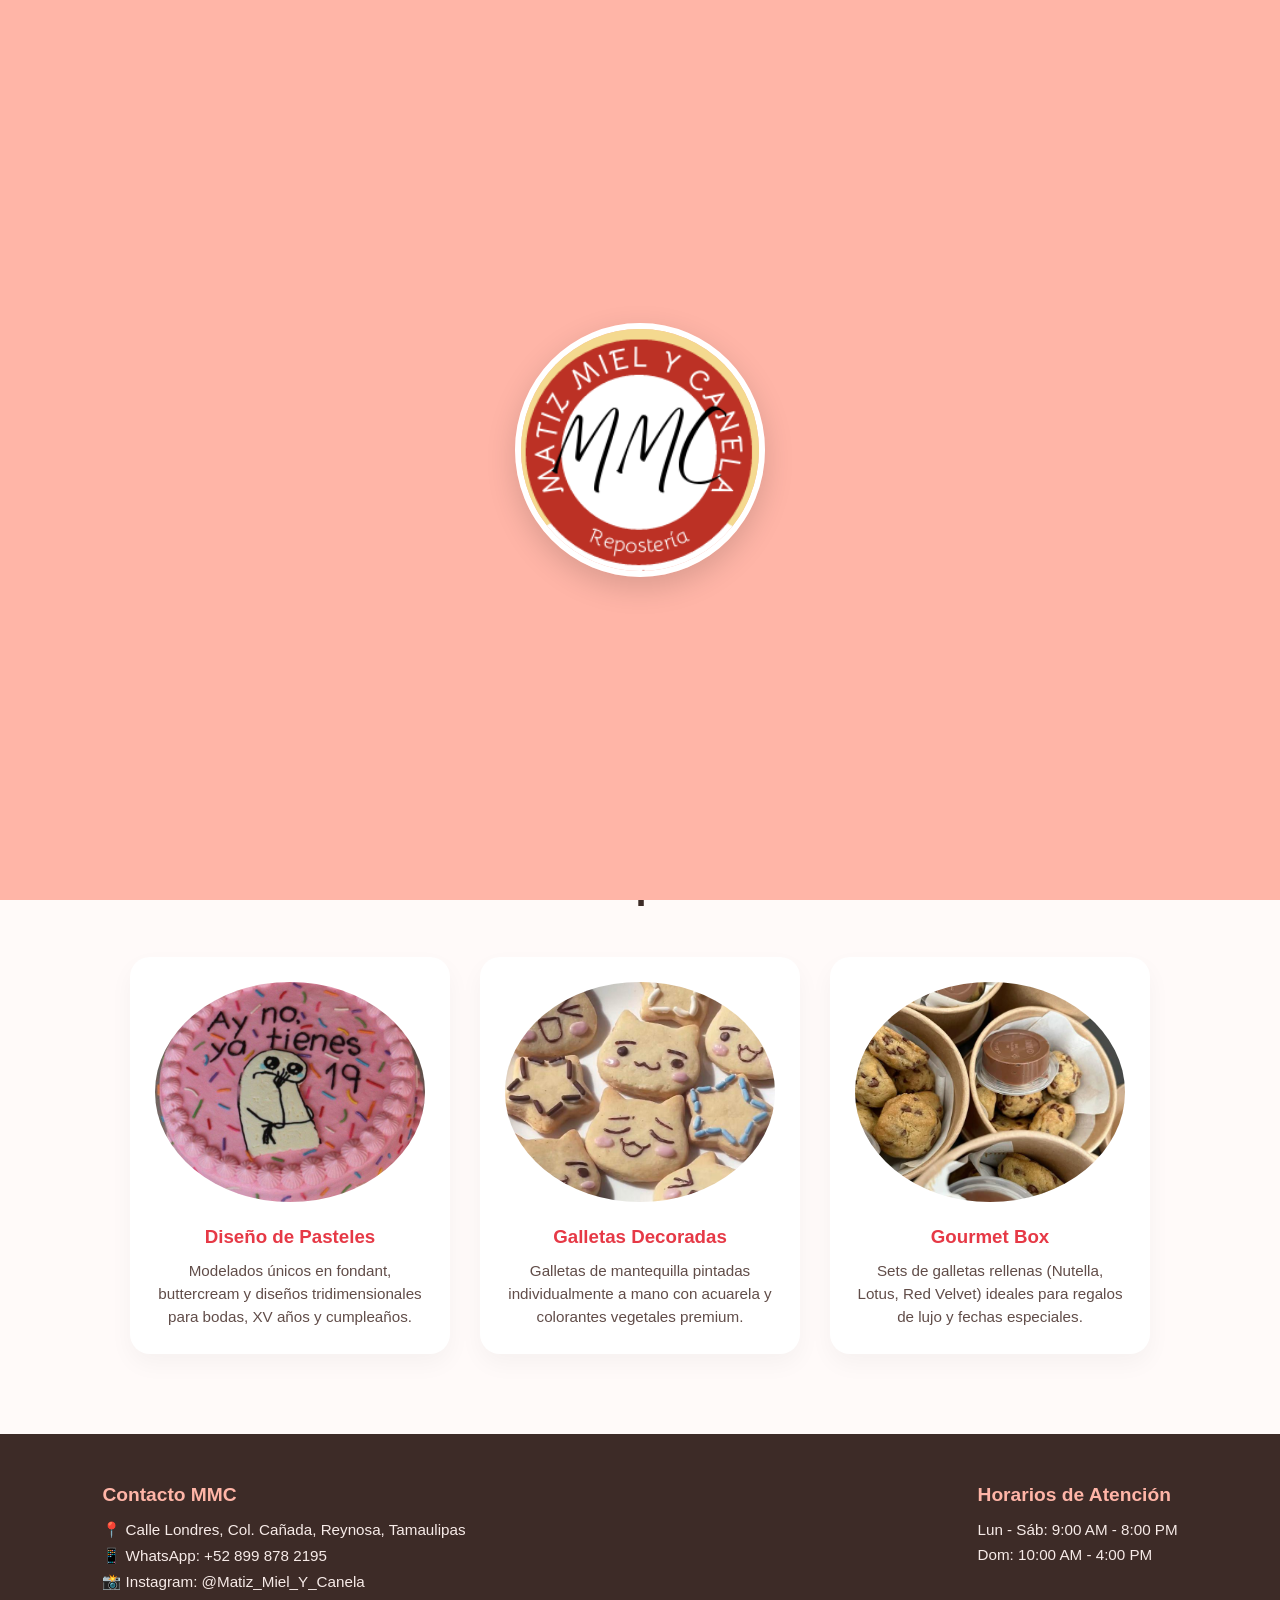
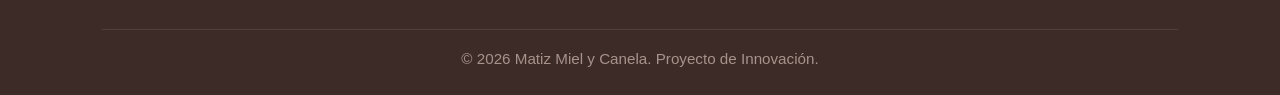
<file: index.html>
<!DOCTYPE html>
<html lang="es">
<head>
    <meta charset="UTF-8">
    <meta name="viewport" content="width=device-width, initial-scale=1.0">
    <title>Matiz Miel y Canela - Alta Repostería</title>
    <link rel="stylesheet" href="estilos.css">
</head>
<body>

    <div id="pantalla-carga">
        <img src="logo.png" alt="Logo Matiz Miel y Canela" class="logo-carga">
    </div>

    <header>
        <div class="logo-contenedor">
            <img src="logo.png" alt="Logo MMC" class="logo-img">
            <h1 class="logo-texto">Matiz <span>Miel y Canela</span></h1>
        </div>
        <nav>
            <a href="#inicio">Inicio</a>
            <a href="#nosotros">Nuestra Esencia</a>
            <a href="#productos">Productos</a>
            <a href="#contacto">Contacto</a>
        </nav>
    </header>

    <section id="inicio" class="hero">
        <div class="hero-info">
            <span class="tagline">Diseño exclusivo, sabor inolvidable</span>
            <h2>Pastelería y Alta Repostería</h2>
            <p>Fusionamos el arte de la repostería tradicional con un enfoque tecnológico e innovador. Transformamos tus ideas en sabores y diseños espectaculares.</p>
            <a href="https://wa.me/528998782195?text=%C2%A1Hola%21+Vengo+de+tu+p%C3%A1gina+web.+Me+gustar%C3%ADa+cotizar+y+personalizar+el+pastel+de+mis+sue%C3%B1os.+%F0%9F%8E%82%E2%9C%A8" target="_blank" class="btn">¡Haz el pastel de tus sueños!</a>
        </div>
        <div class="hero-imagen">
            <img src="logo.png" alt="Pastel exclusivo de fresas Matiz">
        </div>
    </section>

    <section id="nosotros" class="valores">
        <div class="tarjeta-valor">
            <h3>100% Personalizado</h3>
            <p>Tú eres el diseñador. Eliges desde el tipo de bizcocho hasta el nivel de dulzor.</p>
        </div>
        <div class="tarjeta-valor">
            <h3>Ingredientes Premium</h3>
            <p>Trabajamos exclusivamente con materia prima local, de alta calidad y sin conservadores artificiales.</p>
        </div>
        <div class="tarjeta-valor">
            <h3>Compromiso Tecnológico</h3>
            <p>Visualiza y cotiza tus diseños de forma digital e inmediata desde nuestro laboratorio creativo.</p>
        </div>
    </section>

    <section id="productos" class="productos-seccion">
        <h2>Nuestras Especialidades</h2>
        
        <div class="grid-productos">
            <div class="tarjeta-producto" onclick="abrirProyecto('panel-pasteles')">
                <img src="pastel.png.jpg" alt="Diseño de pasteles">
                <h3>Diseño de Pasteles</h3>
                <p>Modelados únicos en fondant, buttercream y diseños tridimensionales para bodas, XV años y cumpleaños.</p>
            </div>

            <div class="tarjeta-producto" onclick="abrirProyecto('panel-galletas')">
                <img src="Galletas.png.jpg" alt="Galletas decoradas artísticamente a mano">
                <h3>Galletas Decoradas</h3>
                <p>Galletas de mantequilla pintadas individualmente a mano con acuarela y colorantes vegetales premium.</p>
            </div>

            <div class="tarjeta-producto" onclick="abrirProyecto('panel-gourmet')">
                 <img src="gourmet_box.png.jpg" alt="Gourmet Box">
                <h3>Gourmet Box</h3>
                <p>Sets de galletas rellenas (Nutella, Lotus, Red Velvet) ideales para regalos de lujo y fechas especiales.</p>
            </div>
        </div>

        <div id="workspace-subcategorias" class="workspace-oculto">
            
            <button class="btn-cerrar" onclick="cerrarProyecto()">✕ Volver a especialidades</button>

            <div id="panel-pasteles" class="contenido-proyecto">
                <div class="encabezado-proyecto">
                    <h3>🎂 Laboratorio de Pasteles Exclusivos</h3>
                    <p>Selecciona una categoría de diseño para tu evento:</p>
                </div>
                <div class="grid-subcategorias">
                    <div class="tarjeta-sub">
                        <img src="bodas.jpg" class="img-sub-redonda" alt="Bodas">
                        <h4>Bodas y XV Años</h4>
                        <p>Estructuras altas, flores de azúcar y acabados de lujo.</p>
                    </div>
                    <div class="tarjeta-sub">
                        <img src="cumplea%C3%B1os.jpg" class="img-sub-redonda" alt="Cumpleaños">
                        <h4>Cumpleaños</h4>
                        <p>Diseños coloritivos personalizados según la temática elegida.</p>
                    </div>
                    <div class="tarjeta-sub">
                        <img src="3D.jpg" class="img-sub-redonda" alt="Modelados 3D">
                        <h4>Modelados 3D</h4>
                        <p>Esculturas hiperrealistas totalmente comestibles.</p>
                    </div>
                </div>
            </div>

            <div id="panel-galletas" class="contenido-proyecto">
                <div class="encabezado-proyecto">
                    <h3>🍪 Galería de Galletas de Mantequilla Artísticas</h3>
                    <p>Explora nuestras colecciones pintadas individualmente a mano:</p>
                </div>
                <div class="grid-subcategorias">
                    <div class="tarjeta-sub">
                        <img src="anime.jpg" class="img-sub-redonda" alt="Anime">
                        <h4>Estilo Anime</h4>
                        <p>Tus personajes favoritos plasmados con acuarela comestible.</p>
                    </div>
                    <div class="tarjeta-sub">
                        <img src="galleta_meme.jpg" class="img-sub-redonda" alt="Memes">
                        <h4>Memes Populares</h4>
                        <p>Diseños divertidos e ingeniosos para regalar una sonrisa.</p>
                    </div>
                    <div class="tarjeta-sub">
                        <img src="marca.jpg" class="img-sub-redonda" alt="Marcas">
                        <h4>Eventos & Marcas</h4>
                        <p>Logotipos y recuerdos corporativos de alta definición.</p>
                    </div>
                </div>
            </div>

            <div id="panel-gourmet" class="contenido-proyecto">
                <div class="encabezado-proyecto">
                    <h3>🎁 Colección Gourmet Boxes de Lujo</h3>
                    <p>Sets de galletas rellenas ideales para obsequios especiales:</p>
                </div>
                <div class="grid-subcategorias">
                    <div class="tarjeta-sub">
                        <img src="Nutella_XL.jpg" class="img-sub-redonda" alt="Nutella">
                        <h4>Box Nutella XL</h4>
                        <p>Caja con relleno fluido de avellana premium.</p>
                    </div>
                    <div class="tarjeta-sub">
                        <img src="Lotus.jpg" class="img-sub-redonda" alt="Lotus">
                        <h4>Lotus Biscoff Edition</h4>
                        <p>Sabor belga crocante con un toque de canela.</p>
                    </div>
                    <div class="tarjeta-sub">
                        <img src="red_velvet.jpg" class="img-sub-redonda" alt="Red Velvet">
                        <h4>Red Velvet</h4>
                        <p>Masa aterciopelada combinada con chips de chocolate blanco.</p>
                    </div>
                </div>
            </div>

        </div>
    </section>

    <footer id="contacto">
        <div class="footer-content">
            <div class="footer-info">
                <h4>Contacto MMC</h4>
                <p>📍 Calle Londres, Col. Cañada, Reynosa, Tamaulipas</p>
                <p>📱 WhatsApp: +52 899 878 2195</p>
                <p>📸 Instagram: @Matiz_Miel_Y_Canela</p>
            </div>
            <div class="footer-horario">
                <h4>Horarios de Atención</h4>
                <p>Lun - Sáb: 9:00 AM - 8:00 PM</p>
                <p>Dom: 10:00 AM - 4:00 PM</p>
            </div>
        </div>
        <div class="footer-bottom">
            <p>&copy; 2026 Matiz Miel y Canela. Proyecto de Innovación.</p>
        </div>
    </footer>

    <script>
        // Efecto de desvanecimiento para el logotipo al cargar la página
        window.addEventListener('load', () => {
            const loader = document.getElementById('pantalla-carga');
            setTimeout(() => {
                loader.style.opacity = '0';
                setTimeout(() => {
                    loader.style.display = 'none';
                }, 500); // Tiempo en desaparecer por completo
            }, 1800); // Tiempo que se queda el logo fijo en pantalla (1.8 segundos)
        });

        function abrirProyecto(idPanel) {
            const paneles = document.querySelectorAll('.contenido-proyecto');
            paneles.forEach(p => p.classList.remove('activo'));

            const workspace = document.getElementById('workspace-subcategorias');
            workspace.classList.add('mostrar-workspace');

            const panelSeleccionado = document.getElementById(idPanel);
            panelSeleccionado.classList.add('activo');

            workspace.scrollIntoView({ behavior: 'smooth' });
        }

        function cerrarProyecto() {
            const workspace = document.getElementById('workspace-subcategorias');
            workspace.classList.remove('mostrar-workspace');
        }
    </script>
</body>
</html>
</file>
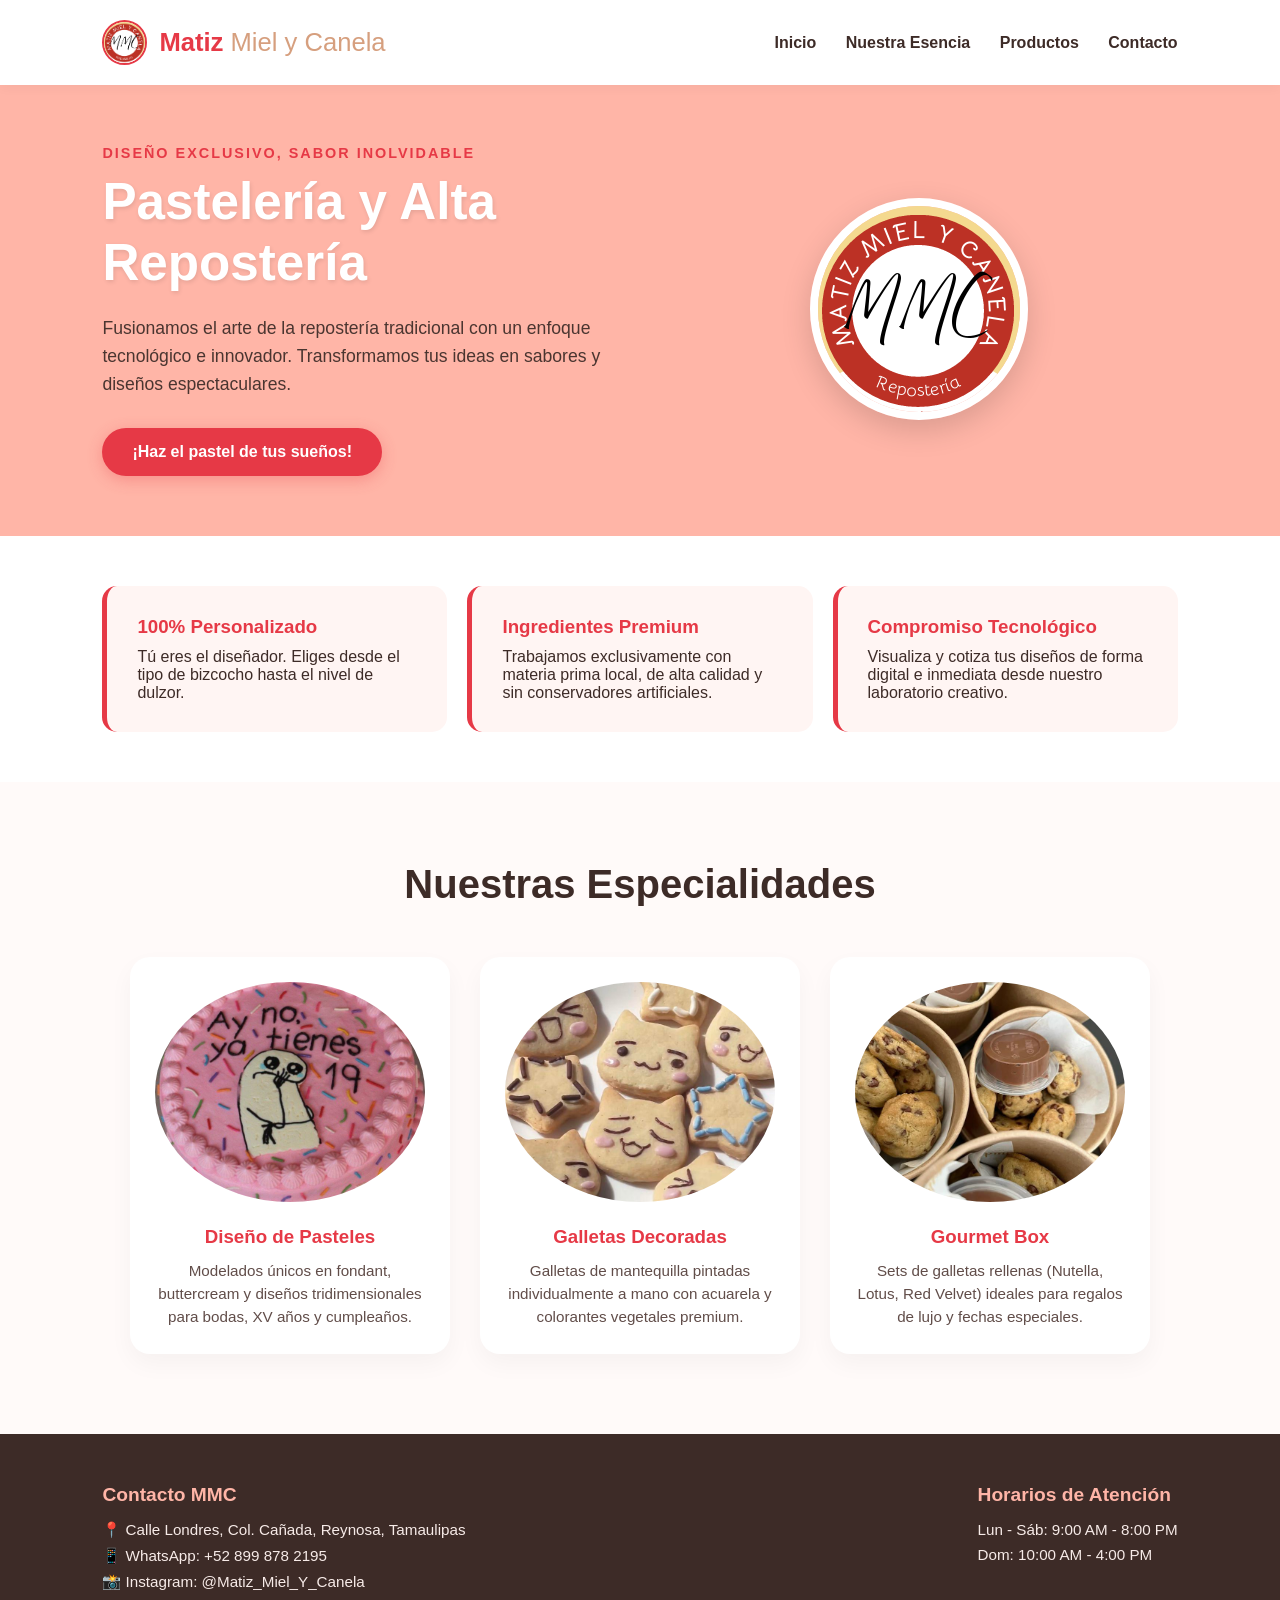
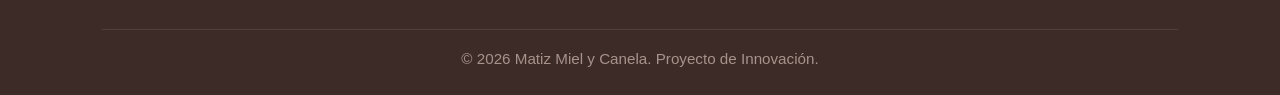
<file: mmc/index.html>
<!DOCTYPE html>
<html lang="es">
<head>
    <meta charset="UTF-8">
    <meta name="viewport" content="width=device-width, initial-scale=1.0">
    <title>Matiz Miel y Canela - Alta Repostería</title>
    <link rel="stylesheet" href="estilos.css">
</head>
<body>

    <header>
        <div class="logo-contenedor">
            <img src="logo.png" alt="Logo MMC" class="logo-img">
            <h1 class="logo-texto">Matiz <span>Miel y Canela</span></h1>
        </div>
        <nav>
            <a href="#inicio">Inicio</a>
            <a href="#nosotros">Nuestra Esencia</a>
            <a href="#productos">Productos</a>
            <a href="#contacto">Contacto</a>
        </nav>
    </header>

    <section id="inicio" class="hero">
        <div class="hero-info">
            <span class="tagline">Diseño exclusivo, sabor inolvidable</span>
            <h2>Pastelería y Alta Repostería</h2>
            <p>Fusionamos el arte de la repostería tradicional con un enfoque tecnológico e innovador. Transformamos tus ideas en sabores y diseños espectaculares.</p>
            <a href="https://wa.me/528998782195?text=%C2%A1Hola%21+Vengo+de+tu+p%C3%A1gina+web.+Me+gustar%C3%ADa+cotizar+y+personalizar+el+pastel+de+mis+sue%C3%B1os.+%F0%9F%8E%82%E2%9C%A8" target="_blank" class="btn">¡Haz el pastel de tus sueños!</a>
        </div>
        <div class="hero-imagen">
            <img src="logo.png" alt="Pastel exclusivo de fresas Matiz">
        </div>
    </section>

    <section id="nosotros" class="valores">
        <div class="tarjeta-valor">
            <h3>100% Personalizado</h3>
            <p>Tú eres el diseñador. Eliges desde el tipo de bizcocho hasta el nivel de dulzor.</p>
        </div>
        <div class="tarjeta-valor">
            <h3>Ingredientes Premium</h3>
            <p>Trabajamos exclusivamente con materia prima local, de alta calidad y sin conservadores artificiales.</p>
        </div>
        <div class="tarjeta-valor">
            <h3>Compromiso Tecnológico</h3>
            <p>Visualiza y cotiza tus diseños de forma digital e inmediata desde nuestro laboratorio creativo.</p>
        </div>
    </section>

    <section id="productos" class="productos-seccion">
        <h2>Nuestras Especialidades</h2>
        
        <div class="grid-productos">
            <div class="tarjeta-producto" onclick="abrirProyecto('panel-pasteles')">
                <img src="pastel.png.jpg" alt="Diseño de pasteles">
                <h3>Diseño de Pasteles</h3>
                <p>Modelados únicos en fondant, buttercream y diseños tridimensionales para bodas, XV años y cumpleaños.</p>
            </div>

            <div class="tarjeta-producto" onclick="abrirProyecto('panel-galletas')">
                <img src="Galletas.png.jpg" alt="Galletas decoradas artísticamente a mano">
                <h3>Galletas Decoradas</h3>
                <p>Galletas de mantequilla pintadas individualmente a mano con acuarela y colorantes vegetales premium.</p>
            </div>

            <div class="tarjeta-producto" onclick="abrirProyecto('panel-gourmet')">
                 <img src="gourmet_box.png.jpg" alt="Gourmet Box">
                <h3>Gourmet Box</h3>
                <p>Sets de galletas rellenas (Nutella, Lotus, Red Velvet) ideales para regalos de lujo y fechas especiales.</p>
            </div>
        </div>

        <div id="workspace-subcategorias" class="workspace-oculto">
            
            <button class="btn-cerrar" onclick="cerrarProyecto()">✕ Volver a especialidades</button>

            <div id="panel-pasteles" class="contenido-proyecto">
                <div class="encabezado-proyecto">
                    <h3>🎂 Laboratorio de Pasteles Exclusivos</h3>
                    <p>Selecciona una categoría de diseño para tu evento:</p>
                </div>
                <div class="grid-subcategorias">
                    <div class="tarjeta-sub">
                        <img src="bodas.jpg" alt="bodas">
                        <h4>Bodas y XV Años</h4>
                        <p>Estructuras altas, flores de azúcar y acabados de lujo.</p>
                    </div>
                    <div class="tarjeta-sub">
                        <img src="cumplea%C3%B1os.jpg" alt="cumpleaños">
                        <h4>Cumpleaños</h4>
                        <p>Diseños coloritivos personalizados según la temática elegida.</p>
                    </div>
                    <div class="tarjeta-sub">
                        <img src="3D.jpg" alt="modelo 3D">
                        <h4>Modelados 3D</h4>
                        <p>Esculturas hiperrealistas totalmente comestibles.</p>
                    </div>
                </div>
            </div>

            <div id="panel-galletas" class="contenido-proyecto">
                <div class="encabezado-proyecto">
                    <h3>🍪 Galería de Galletas de Mantequilla Artísticas</h3>
                    <p>Explora nuestras colecciones pintadas individualmente a mano:</p>
                </div>
                <div class="grid-subcategorias">
                    <div class="tarjeta-sub">
                                                
                    <img src="anime.jpg" alt="anime">
                        <h4>Estilo Anime</h4>
                        <p>Tus personajes favoritos plasmados con acuarela comestible.</p>
                    </div>
                    <div class="tarjeta-sub">
                        <img src="galleta_meme.jpg" alt="meme">
                        <h4>Memes Populares</h4>
                        <p>Diseños divertidos e ingeniosos para regalar una sonrisa.</p>
                    </div>
                    <div class="tarjeta-sub">
                        <img src="marca.jpg" alt="marcas">
                        <h4>Eventos & Marcas</h4>
                        <p>Logotipos y recuerdos corporativos de alta definición.</p>
                    </div>
                </div>
            </div>

            <div id="panel-gourmet" class="contenido-proyecto">
                <div class="encabezado-proyecto">
                    <h3>🎁 Colección Gourmet Boxes de Lujo</h3>
                    <p>Sets de galletas rellenas ideales para obsequios especiales:</p>
                </div>
                <div class="grid-subcategorias">
                    <div class="tarjeta-sub">
<img src="Nutella_XL.jpg" alt="nutella">
                        <h4>Box Nutella XL</h4>
                        <p>Caja con relleno fluido de avellana premium.</p>
                    </div>
                    <div class="tarjeta-sub">
                        <img src="Lotus.jpg" alt="lotus">
                        <h4>Lotus Biscoff Edition</h4>
                        <p>Sabor belga crocante con un toque de canela.</p>
                    </div>
                    <div class="tarjeta-sub">
                        <img src="red_velvet.jpg" alt="red velvet">
                        <h4>Red Velvet </h4>
                        <p>Masa aterciopelada combinada con chips de chocolate blanco.</p>
                    </div>
                </div>
            </div>

        </div>
    </section>

    <footer id="contacto">
        <div class="footer-content">
            <div class="footer-info">
                <h4>Contacto MMC</h4>
                <p>📍 Calle Londres, Col. Cañada, Reynosa, Tamaulipas</p>
                <p>📱 WhatsApp: +52 899 878 2195</p>
                <p>📸 Instagram: @Matiz_Miel_Y_Canela</p>
            </div>
            <div class="footer-horario">
                <h4>Horarios de Atención</h4>
                <p>Lun - Sáb: 9:00 AM - 8:00 PM</p>
                <p>Dom: 10:00 AM - 4:00 PM</p>
            </div>
        </div>
        <div class="footer-bottom">
            <p>&copy; 2026 Matiz Miel y Canela. Proyecto de Innovación.</p>
        </div>
    </footer>

    <script>
        function abrirProyecto(idPanel) {
            const paneles = document.querySelectorAll('.contenido-proyecto');
            paneles.forEach(p => p.classList.remove('activo'));

            const workspace = document.getElementById('workspace-subcategorias');
            workspace.classList.add('mostrar-workspace');

            const panelSeleccionado = document.getElementById(idPanel);
            panelSeleccionado.classList.add('activo');

            workspace.scrollIntoView({ behavior: 'smooth' });
        }

        function cerrarProyecto() {
            const workspace = document.getElementById('workspace-subcategorias');
            workspace.classList.remove('remove-workspace');
            
            // Alternativa directa para ocultar de golpe
            document.getElementById('workspace-subcategorias').className = 'workspace-oculto';
        }
    </script>
</body>
</html>
</file>
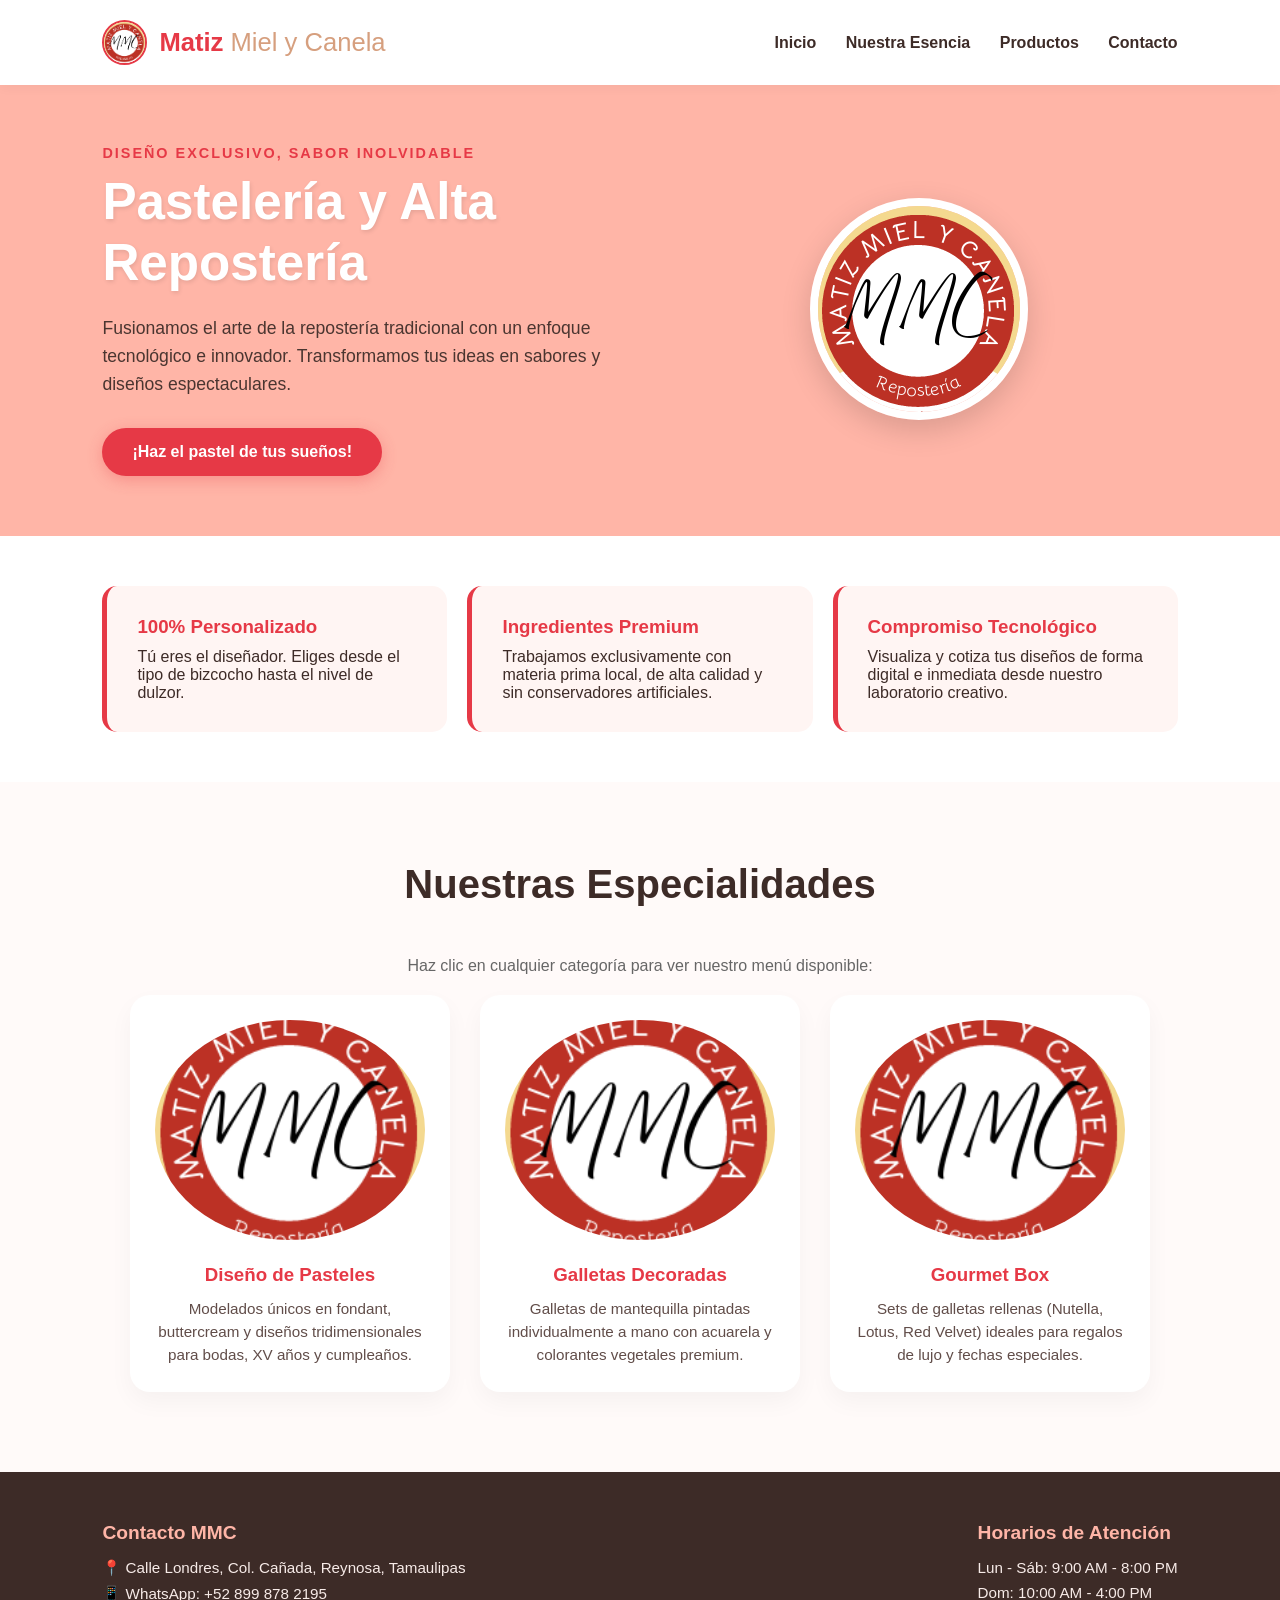
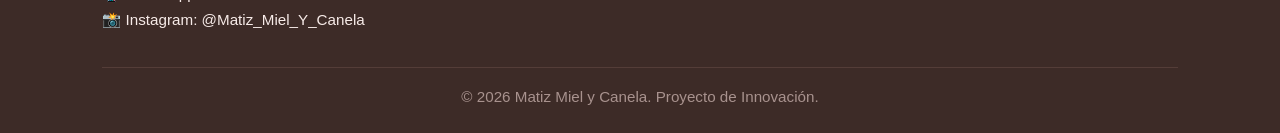
<file: mmc/pan.html>
<!DOCTYPE html>
<html lang="es">
<head>
    <meta charset="UTF-8">
    <meta name="viewport" content="width=device-width, initial-scale=1.0">
    <title>Matiz Miel y Canela - Alta Repostería</title>
    <link rel="stylesheet" href="estilos.css">
    <style>
        /* CSS Integrado para que funcione el cambio dinámico y el logo */
        .logo-contenedor {
            display: flex;
            align-items: center;
            gap: 12px;
        }
        .logo-img {
            width: 45px;
            height: 45px;
            border-radius: 50%;
            object-fit: cover;
        }
        /* Estilos para el contenedor dinámico de categorías */
        .categoria-contenido {
            display: none; /* Ocultos por defecto */
            margin-top: 30px;
            padding: 20px;
            background-color: #fff5f5;
            border-radius: 15px;
            animation: fadeIn 0.5s ease;
        }
        .categoria-contenido.activo {
            display: block; /* Solo se muestra el que tenga la clase activo */
        }
        .tarjeta-producto {
            cursor: pointer;
            transition: transform 0.3s ease;
        }
        .tarjeta-producto:hover {
            transform: scale(1.03);
        }
        @keyframes fadeIn {
            from { opacity: 0; transform: translateY(10px); }
            to { opacity: 1; transform: translateY(0); }
        }
    </style>
</head>
<body>

    <header>
        <div class="logo-contenedor">
            <img src="logo.png" alt="Logo MMC" class="logo-img">
            <h1 class="logo-texto">Matiz <span>Miel y Canela</span></h1>
        </div>
        <nav>
            <a href="#inicio">Inicio</a>
            <a href="#nosotros">Nuestra Esencia</a>
            <a href="#productos">Productos</a>
            <a href="#contacto">Contacto</a>
        </nav>
    </header>

    <section id="inicio" class="hero">
        <div class="hero-info">
            <span class="tagline">Diseño exclusivo, sabor inolvidable</span>
            <h2>Pastelería y Alta Repostería</h2>
            <p>Fusionamos el arte de la repostería tradicional con un enfoque tecnológico e innovador. Transformamos tus ideas en sabores y diseños espectaculares.</p>
            <a href="https://wa.me/8998782195" target="_blank" class="btn">¡Haz el pastel de tus sueños!</a>
        </div>
        <div class="hero-imagen">
            <img src="logo.png" alt="Pastel exclusivo de fresas Matiz">
        </div>
    </section>

    <section id="nosotros" class="valores">
        <div class="tarjeta-valor">
            <h3>100% Personalizado</h3>
            <p>Tú eres el diseñador. Eliges desde el tipo de bizcocho hasta el nivel de dulzor.</p>
        </div>
        <div class="tarjeta-valor">
            <h3>Ingredientes Premium</h3>
            <p>Trabajamos exclusivamente con materia prima local, de alta calidad y sin conservadores artificiales.</p>
        </div>
        <div class="tarjeta-valor">
            <h3>Compromiso Tecnológico</h3>
            <p>Visualiza y cotiza tus diseños de forma digital e inmediata desde nuestro laboratorio creativo.</p>
        </div>
    </section>

    <section id="productos" class="productos-seccion">
        <h2>Nuestras Especialidades</h2>
        <p style="text-align: center; color: #666; margin-bottom: 20px;">Haz clic en cualquier categoría para ver nuestro menú disponible:</p>
         
        <div class="grid-productos">
            <div class="tarjeta-producto" onclick="mostrarCategoria('cat-pasteles')">
                <img src="logo.png" alt="Diseño de pasteles" class="pros-img">
                <h3>Diseño de Pasteles</h3>
                <p>Modelados únicos en fondant, buttercream y diseños tridimensionales para bodas, XV años y cumpleaños.</p>
            </div>

            <div class="tarjeta-producto" onclick="mostrarCategoria('cat-galletas')">
                <img src="logo.png" alt="Galletas decoradas artísticamente a mano" class="prod-img">
                <h3>Galletas Decoradas</h3>
                <p>Galletas de mantequilla pintadas individualmente a mano con acuarela y colorantes vegetales premium.</p>
            </div>

            <div class="tarjeta-producto" onclick="mostrarCategoria('cat-gourmet')">
                 <img src="logo.png" alt="Gourmet Box" class="pros-img">
                <h3>Gourmet Box</h3>
                <p>Sets de galletas rellenas (Nutella, Lotus, Red Velvet) ideales para regalos de lujo y fechas especiales.</p>
            </div>
        </div>

        <div id="cat-pasteles" class="categoria-contenido">
            <h3>🎂 Nuestro Catálogo de Pasteles</h3>
            <p>Aquí puedes agregar la lista o fotos de tus pasteles (Boda, Cumpleaños, Infantiles, etc.)</p>
            <ul>
                <li>Pastel de Bodas Fondant Premium</li>
                <li>Pastel de Cumpleaños personalizado en Buttercream</li>
                <li>Diseños 3D Tecnológicos</li>
            </ul>
        </div>

        <div id="cat-galletas" class="categoria-contenido">
            <h3>🍪 Galletas Decoradas a Mano</h3>
            <p>Descubre los diseños que pintamos individualmente con acuarela comestible:</p>
            <ul>
                <li>Galletas Temáticas para Eventos (Set de 12 pzas)</li>
                <li>Galletas de Mantequilla con detalles de Oro Comestible</li>
            </ul>
        </div>

        <div id="cat-gourmet" class="categoria-contenido">
            <h3>🎁 Gourmet Boxes Disponibles</h3>
            <p>Cajas de lujo perfectas para regalar en ocasiones especiales:</p>
            <ul>
                <li>Box Premium (Rellenas de Nutella y Lotus Biscoff)</li>
                <li>Box Red Velvet e Inyecciones de Chocolate</li>
            </ul>
        </div>
    </section>

    <footer id="contacto">
        <div class="footer-content">
            <div class="footer-info">
                <h4>Contacto MMC</h4>
                <p>📍 Calle Londres, Col. Cañada, Reynosa, Tamaulipas</p>
                <p>📱 WhatsApp: +52 899 878 2195</p>
                <p>📸 Instagram: @Matiz_Miel_Y_Canela</p>
            </div>
            <div class="footer-horario">
                <h4>Horarios de Atención</h4>
                <p>Lun - Sáb: 9:00 AM - 8:00 PM</p>
                <p>Dom: 10:00 AM - 4:00 PM</p>
            </div>
        </div>
        <div class="footer-bottom">
            <p>&copy; 2026 Matiz Miel y Canela. Proyecto de Innovación.</p>
        </div>
    </footer>

    <script>
        function mostrarCategoria(idCategoria) {
            // 1. Escondemos todas las categorías abiertas primero
            const categorias = document.querySelectorAll('.categoria-contenido');
            categorias.forEach(cat => {
                cat.classList.remove('activo');
            });

            // 2. Mostramos únicamente la categoría en la que el usuario hizo clic
            const categoriaSeleccionada = document.getElementById(idCategoria);
            categoriaSeleccionada.classList.add('activo');

            // 3. Desplazamos la pantalla suavemente hacia la información desplegada
            categoriaSeleccionada.scrollIntoView({ behavior: 'smooth' });
        }
    </script>
</body>
</html>
</file>
<file: estilos.css>
/* ==========================================================================
   1. ESTILOS GENERALES (TUS ESTILOS ORIGINALES)
   ========================================================================== */
* {
    margin: 0;
    padding: 0;
    box-sizing: border-box;
    font-family: 'Segoe UI', Tahoma, Geneva, Verdana, sans-serif;
}

body {
    background-color: #fffaf9; /* Fondo crema inspirado en crema batida */
    color: #3d2b27; /* Café chocolate oscuro para textos legibles */
}

/* Encabezado */
header {
    background-color: #ffffff;
    display: flex;
    justify-content: space-between;
    align-items: center;
    padding: 20px 8%;
    box-shadow: 0 4px 10px rgba(0,0,0,0.03);
    position: sticky;
    top: 0;
    z-index: 1000;
}

/* NUEVO: Contenedor para alinear tu logo.png con el texto */
.logo-contenedor {
    display: flex;
    align-items: center;
    gap: 12px;
}

/* NUEVO: Ajuste de tamaño y forma circular para tu logo */
.logo-img {
    width: 45px;
    height: 45px;
    border-radius: 50%;
    object-fit: cover;
    border: 2px solid #e63946;
}

.logo-texto {
    font-size: 1.6rem;
    color: #e63946; /* Rojo Fresa de tu pastel */
}

.logo-texto span {
    color: #d69f7e; /* Tono miel/canela elegante */
    font-weight: 300;
}

nav a {
    color: #3d2b27;
    text-decoration: none;
    margin-left: 25px;
    font-weight: 600;
    transition: color 0.3s;
}

nav a:hover {
    color: #e63946; /* Cambia a rojo al pasar el cursor */
}

/* Sección Principal (Hero) con colores de tu pastel */
.hero {
    display: flex;
    align-items: center;
    justify-content: space-between;
    padding: 60px 8%;
    background-color: #ffb5a7; /* El hermoso color rosa salmón de tu glaseado */
    color: #3d2b27;
}

.hero-info {
    flex: 1;
    padding-right: 40px;
}

.tagline {
    text-transform: uppercase;
    font-weight: bold;
    letter-spacing: 2px;
    color: #e63946; /* Rojo destacado */
    font-size: 0.9rem;
    display: block;
    margin-bottom: 10px;
}

.hero-info h2 {
    font-size: 3.2rem;
    color: #ffffff; /* Letras blancas para contrastar con el rosa */
    line-height: 1.2;
    margin-bottom: 20px;
    text-shadow: 1px 2px 4px rgba(0,0,0,0.1);
}

.hero-info p {
    font-size: 1.1rem;
    line-height: 1.6;
    color: #4a3530;
    margin-bottom: 30px;
}

.hero-imagen {
    flex: 1;
    text-align: center;
}

.hero-imagen img {
    max-width: 90%;
    border-radius: 50%; /* Corte circular idéntico al de tu folleto */
    box-shadow: 0 10px 30px rgba(0,0,0,0.15);
    border: 8px solid #ffffff; /* Borde blanco elegante */
}

/* Botón de Acción */
.btn {
    display: inline-block;
    background-color: #e63946; /* Botón Rojo Fresa Llamativo */
    color: white;
    padding: 15px 30px;
    text-decoration: none;
    border-radius: 30px;
    font-weight: bold;
    box-shadow: 0 4px 15px rgba(230, 57, 70, 0.3);
    transition: all 0.3s ease;
}

.btn:hover {
    background-color: #c92a36; /* Rojo un poco más oscuro al presionar */
    transform: translateY(-2px);
}

/* Sección de Propuesta de Valor (Tarjetas) */
.valores {
    display: flex;
    justify-content: space-between;
    padding: 50px 8%;
    gap: 20px;
    background: #ffffff;
}

.tarjeta-valor {
    flex: 1;
    padding: 30px;
    background: #fff5f3;
    border-radius: 15px;
    border-left: 5px solid #e63946; /* Detalle en rojo */
}

.tarjeta-valor h3 {
    margin-bottom: 10px;
    color: #e63946;
}

/* Grid de Productos */
.productos-seccion {
    padding: 80px 8%;
    text-align: center;
}

.productos-seccion h2 {
    font-size: 2.5rem;
    color: #3d2b27;
    margin-bottom: 50px;
}

.grid-productos {
    display: flex;
    justify-content: center;
    gap: 30px;
    flex-wrap: wrap;
}

.tarjeta-producto {
    background: white;
    border-radius: 20px;
    padding: 25px;
    width: 320px;
    box-shadow: 0 10px 25px rgba(0,0,0,0.04);
    text-align: center;
    transition: transform 0.3s;
    cursor: pointer; /* MODIFICADO: Indica al usuario que puede hacer clic */
}

.tarjeta-producto:hover {
    transform: translateY(-5px);
    box-shadow: 0 12px 30px rgba(230, 57, 70, 0.15); /* Brillo rojo al pasar el mouse */
}

.tarjeta-producto img, .placeholder-img {
    width: 100%;
    height: 220px;
    object-fit: cover;
    border-radius: 50%; /* Estilo circular como tus fotos originales */
    margin-bottom: 20px;
}

.placeholder-img {
    background-color: #fff0ed;
    font-size: 4rem;
    display: flex;
    align-items: center;
    justify-content: center;
}

.tarjeta-producto h3 {
    color: #e63946;
    margin-bottom: 12px;
}

.tarjeta-producto p {
    font-size: 0.95rem;
    color: #614d49;
    line-height: 1.5;
}

/* Pie de Página */
footer {
    background-color: #3d2b27; /* Café chocolate premium */
    color: #f7ebe8;
    padding: 50px 8% 20px 8%;
}

.footer-content {
    display: flex;
    justify-content: space-between;
    flex-wrap: wrap;
    gap: 30px;
    margin-bottom: 30px;
}

.footer-info h4, .footer-horario h4 {
    color: #ffb5a7; /* Rosa glaseado para títulos del footer */
    margin-bottom: 15px;
    font-size: 1.2rem;
}

footer p {
    margin-bottom: 8px;
    font-size: 0.95rem;
}

.footer-bottom {
    text-align: center;
    padding-top: 20px;
    border-top: 1px solid #543d38;
    font-size: 0.85rem;
    color: #a8928e;
}


/* ==========================================================================
   2. NUEVOS ESTILOS INTERACTIVOS (ESTILO WORKSPACE DE MICRO:BIT)
   ========================================================================== */
.workspace-oculto {
    display: none; /* Oculto completamente al cargar la página */
    margin-top: 50px;
    padding: 40px;
    background-color: #ffffff;
    border-radius: 24px;
    box-shadow: 0 15px 40px rgba(61, 43, 39, 0.08);
    border: 2px solid #ffb5a7;
    position: relative;
    text-align: left;
}

/* Esta clase se activa con JavaScript */
.workspace-oculto.mostrar-workspace {
    display: block;
    animation: ventanaExpandir 0.4s cubic-bezier(0.16, 1, 0.3, 1) forwards;
}

.contenido-proyecto {
    display: none; /* Oculta los paneles que no corresponden */
}

.contenido-proyecto.activo {
    display: block; /* Muestra solo el panel clickeado */
}

.encabezado-proyecto {
    margin-bottom: 30px;
    border-bottom: 2px solid #fff5f3;
    padding-bottom: 15px;
}

.encabezado-proyecto h3 {
    font-size: 1.8rem;
    color: #e63946;
    margin-bottom: 5px;
}

.encabezado-proyecto p {
    color: #614d49;
    font-style: italic;
}

/* Grid interno para acomodar las subcategorías lado a lado */
.grid-subcategorias {
    display: grid;
    grid-template-columns: repeat(auto-fit, minmax(220px, 1fr));
    gap: 20px;
}

.tarjeta-sub {
    background-color: #fff5f3;
    border-radius: 16px;
    padding: 25px;
    text-align: center;
    transition: transform 0.3s ease, background-color 0.3s;
    border: 1px solid transparent;
}

.tarjeta-sub:hover {
    transform: translateY(-4px);
    background-color: #ffeae5;
    border-color: #ffb5a7;
}

.icono-sub {
    font-size: 2.5rem;
    margin-bottom: 10px;
}

.tarjeta-sub h4 {
    color: #3d2b27;
    margin-bottom: 8px;
    font-size: 1.2rem;
}

.tarjeta-sub p {
    font-size: 0.9rem;
    color: #614d49;
    line-height: 1.4;
}

/* Botón flotante para regresar */
.btn-cerrar {
    position: absolute;
    top: 20px;
    right: 20px;
    background-color: #3d2b27;
    color: #ffffff;
    border: none;
    padding: 8px 16px;
    border-radius: 20px;
    font-size: 0.85rem;
    font-weight: 600;
    cursor: pointer;
    transition: background-color 0.2s;
}

.btn-cerrar:hover {
    background-color: #e63946;
}

/* Animación fluida de apertura */
@keyframes ventanaExpandir {
    from { opacity: 0; transform: scale(0.97) translateY(10px); }
    to { opacity: 1; transform: scale(1) translateY(0); }
}

/* Ajuste móvil para las subcategorías */
@media (max-width: 480px) {
    .workspace-oculto {
        padding: 20px;
        padding-top: 60px;
    }
    .btn-cerrar {
        width: calc(100% - 40px);
        text-align: center;
        top: 15px;
        left: 20px;
    }
}
/* ==========================================================================
   EFECTO PANTALLA DE CARGA (SPLASH SCREEN)
   ========================================================================== */
#pantalla-carga {
    position: fixed;
    top: 0;
    left: 0;
    width: 100vw;
    height: 100vh;
    background-color: #fffaf9; /* Tu color crema batida de fondo */
    display: flex;
    justify-content: center;
    align-items: center;
    z-index: 9999; /* Se superpone a todo */
    opacity: 1;
    transition: opacity 0.5s ease-out;
}

.logo-carga {
    width: 220px; /* Tamaño destacado en el centro */
    height: auto;
    animation: pulsoSuave 1.8s ease-in-out infinite;
}

@keyframes pulsoSuave {
    0% { transform: scale(0.95); opacity: 0.8; }
    50% { transform: scale(1); opacity: 1; }
    100% { transform: scale(0.95); opacity: 0.8; }
}

/* ==========================================================================
   EFECTO PANTALLA DE CARGA (SPLASH SCREEN CON TU COLOR ROSA GLASEADO)
   ========================================================================== */
#pantalla-carga {
    position: fixed;
    top: 0;
    left: 0;
    width: 100vw;
    height: 100vh;
    background-color: #ffb5a7; /* El hermoso color rosa salmón de tu glaseado */
    display: flex;
    justify-content: center;
    align-items: center;
    z-index: 9999; /* Se superpone a todo */
    opacity: 1;
    transition: opacity 0.5s ease-out;
}

.logo-carga {
    width: 250px; /* Tamaño destacado en el centro */
    height: auto;
    border-radius: 50%;
    border: 6px solid #ffffff; /* Borde blanco elegante idéntico a tu Hero */
    box-shadow: 0 10px 30px rgba(0,0,0,0.15);
    animation: pulsoSuave 1.8s ease-in-out infinite;
}

@keyframes pulsoSuave {
    0% { transform: scale(0.96); opacity: 0.9; }
    50% { transform: scale(1); opacity: 1; }
    100% { transform: scale(0.96); opacity: 0.9; }
}

/* ==========================================================================
   ESTILO PARA LAS FOTOS DE LAS SUBCATEGORÍAS (TAMAÑO IGUAL A LAS GALLETAS DE ARRIBA)
   ========================================================================== */
.img-sub-redonda {
    width: 100%;
    max-width: 220px;     /* Tamaño idéntico a las tarjetas principales */
    height: 220px;        /* Mismo alto que las galletas decoradas */
    border-radius: 50%;   /* Corte perfectamente circular */
    object-fit: cover;    /* Centra la imagen sin deformarla */
    border: 4px solid #ffffff; /* Borde blanco para resaltar en el fondo crema */
    box-shadow: 0 6px 15px rgba(0,0,0,0.06);
    margin: 0 auto 20px auto;  /* Centra la imagen y da espacio al título */
    display: block;
}
</file>
<file: mmc/estilos.css>
/* ==========================================================================
   1. ESTILOS GENERALES (TUS ESTILOS ORIGINALES)
   ========================================================================== */
* {
    margin: 0;
    padding: 0;
    box-sizing: border-box;
    font-family: 'Segoe UI', Tahoma, Geneva, Verdana, sans-serif;
}

body {
    background-color: #fffaf9; /* Fondo crema inspirado en crema batida */
    color: #3d2b27; /* Café chocolate oscuro para textos legibles */
}

/* Encabezado */
header {
    background-color: #ffffff;
    display: flex;
    justify-content: space-between;
    align-items: center;
    padding: 20px 8%;
    box-shadow: 0 4px 10px rgba(0,0,0,0.03);
    position: sticky;
    top: 0;
    z-index: 1000;
}

/* NUEVO: Contenedor para alinear tu logo.png con el texto */
.logo-contenedor {
    display: flex;
    align-items: center;
    gap: 12px;
}

/* NUEVO: Ajuste de tamaño y forma circular para tu logo */
.logo-img {
    width: 45px;
    height: 45px;
    border-radius: 50%;
    object-fit: cover;
    border: 2px solid #e63946;
}

.logo-texto {
    font-size: 1.6rem;
    color: #e63946; /* Rojo Fresa de tu pastel */
}

.logo-texto span {
    color: #d69f7e; /* Tono miel/canela elegante */
    font-weight: 300;
}

nav a {
    color: #3d2b27;
    text-decoration: none;
    margin-left: 25px;
    font-weight: 600;
    transition: color 0.3s;
}

nav a:hover {
    color: #e63946; /* Cambia a rojo al pasar el cursor */
}

/* Sección Principal (Hero) con colores de tu pastel */
.hero {
    display: flex;
    align-items: center;
    justify-content: space-between;
    padding: 60px 8%;
    background-color: #ffb5a7; /* El hermoso color rosa salmón de tu glaseado */
    color: #3d2b27;
}

.hero-info {
    flex: 1;
    padding-right: 40px;
}

.tagline {
    text-transform: uppercase;
    font-weight: bold;
    letter-spacing: 2px;
    color: #e63946; /* Rojo destacado */
    font-size: 0.9rem;
    display: block;
    margin-bottom: 10px;
}

.hero-info h2 {
    font-size: 3.2rem;
    color: #ffffff; /* Letras blancas para contrastar con el rosa */
    line-height: 1.2;
    margin-bottom: 20px;
    text-shadow: 1px 2px 4px rgba(0,0,0,0.1);
}

.hero-info p {
    font-size: 1.1rem;
    line-height: 1.6;
    color: #4a3530;
    margin-bottom: 30px;
}

.hero-imagen {
    flex: 1;
    text-align: center;
}

.hero-imagen img {
    max-width: 90%;
    border-radius: 50%; /* Corte circular idéntico al de tu folleto */
    box-shadow: 0 10px 30px rgba(0,0,0,0.15);
    border: 8px solid #ffffff; /* Borde blanco elegante */
}

/* Botón de Acción */
.btn {
    display: inline-block;
    background-color: #e63946; /* Botón Rojo Fresa Llamativo */
    color: white;
    padding: 15px 30px;
    text-decoration: none;
    border-radius: 30px;
    font-weight: bold;
    box-shadow: 0 4px 15px rgba(230, 57, 70, 0.3);
    transition: all 0.3s ease;
}

.btn:hover {
    background-color: #c92a36; /* Rojo un poco más oscuro al presionar */
    transform: translateY(-2px);
}

/* Sección de Propuesta de Valor (Tarjetas) */
.valores {
    display: flex;
    justify-content: space-between;
    padding: 50px 8%;
    gap: 20px;
    background: #ffffff;
}

.tarjeta-valor {
    flex: 1;
    padding: 30px;
    background: #fff5f3;
    border-radius: 15px;
    border-left: 5px solid #e63946; /* Detalle en rojo */
}

.tarjeta-valor h3 {
    margin-bottom: 10px;
    color: #e63946;
}

/* Grid de Productos */
.productos-seccion {
    padding: 80px 8%;
    text-align: center;
}

.productos-seccion h2 {
    font-size: 2.5rem;
    color: #3d2b27;
    margin-bottom: 50px;
}

.grid-productos {
    display: flex;
    justify-content: center;
    gap: 30px;
    flex-wrap: wrap;
}

.tarjeta-producto {
    background: white;
    border-radius: 20px;
    padding: 25px;
    width: 320px;
    box-shadow: 0 10px 25px rgba(0,0,0,0.04);
    text-align: center;
    transition: transform 0.3s;
    cursor: pointer; /* MODIFICADO: Indica al usuario que puede hacer clic */
}

.tarjeta-producto:hover {
    transform: translateY(-5px);
    box-shadow: 0 12px 30px rgba(230, 57, 70, 0.15); /* Brillo rojo al pasar el mouse */
}

.tarjeta-producto img, .placeholder-img {
    width: 100%;
    height: 220px;
    object-fit: cover;
    border-radius: 50%; /* Estilo circular como tus fotos originales */
    margin-bottom: 20px;
}

.placeholder-img {
    background-color: #fff0ed;
    font-size: 4rem;
    display: flex;
    align-items: center;
    justify-content: center;
}

.tarjeta-producto h3 {
    color: #e63946;
    margin-bottom: 12px;
}

.tarjeta-producto p {
    font-size: 0.95rem;
    color: #614d49;
    line-height: 1.5;
}

/* Pie de Página */
footer {
    background-color: #3d2b27; /* Café chocolate premium */
    color: #f7ebe8;
    padding: 50px 8% 20px 8%;
}

.footer-content {
    display: flex;
    justify-content: space-between;
    flex-wrap: wrap;
    gap: 30px;
    margin-bottom: 30px;
}

.footer-info h4, .footer-horario h4 {
    color: #ffb5a7; /* Rosa glaseado para títulos del footer */
    margin-bottom: 15px;
    font-size: 1.2rem;
}

footer p {
    margin-bottom: 8px;
    font-size: 0.95rem;
}

.footer-bottom {
    text-align: center;
    padding-top: 20px;
    border-top: 1px solid #543d38;
    font-size: 0.85rem;
    color: #a8928e;
}


/* ==========================================================================
   2. NUEVOS ESTILOS INTERACTIVOS (ESTILO WORKSPACE DE MICRO:BIT)
   ========================================================================== */
.workspace-oculto {
    display: none; /* Oculto completamente al cargar la página */
    margin-top: 50px;
    padding: 40px;
    background-color: #ffffff;
    border-radius: 24px;
    box-shadow: 0 15px 40px rgba(61, 43, 39, 0.08);
    border: 2px solid #ffb5a7;
    position: relative;
    text-align: left;
}

/* Esta clase se activa con JavaScript */
.workspace-oculto.mostrar-workspace {
    display: block;
    animation: ventanaExpandir 0.4s cubic-bezier(0.16, 1, 0.3, 1) forwards;
}

.contenido-proyecto {
    display: none; /* Oculta los paneles que no corresponden */
}

.contenido-proyecto.activo {
    display: block; /* Muestra solo el panel clickeado */
}

.encabezado-proyecto {
    margin-bottom: 30px;
    border-bottom: 2px solid #fff5f3;
    padding-bottom: 15px;
}

.encabezado-proyecto h3 {
    font-size: 1.8rem;
    color: #e63946;
    margin-bottom: 5px;
}

.encabezado-proyecto p {
    color: #614d49;
    font-style: italic;
}

/* Grid interno para acomodar las subcategorías lado a lado */
.grid-subcategorias {
    display: grid;
    grid-template-columns: repeat(auto-fit, minmax(220px, 1fr));
    gap: 20px;
}

.tarjeta-sub {
    background-color: #fff5f3;
    border-radius: 16px;
    padding: 25px;
    text-align: center;
    transition: transform 0.3s ease, background-color 0.3s;
    border: 1px solid transparent;
}

.tarjeta-sub:hover {
    transform: translateY(-4px);
    background-color: #ffeae5;
    border-color: #ffb5a7;
}

.icono-sub {
    font-size: 2.5rem;
    margin-bottom: 10px;
}

.tarjeta-sub h4 {
    color: #3d2b27;
    margin-bottom: 8px;
    font-size: 1.2rem;
}

.tarjeta-sub p {
    font-size: 0.9rem;
    color: #614d49;
    line-height: 1.4;
}

/* Botón flotante para regresar */
.btn-cerrar {
    position: absolute;
    top: 20px;
    right: 20px;
    background-color: #3d2b27;
    color: #ffffff;
    border: none;
    padding: 8px 16px;
    border-radius: 20px;
    font-size: 0.85rem;
    font-weight: 600;
    cursor: pointer;
    transition: background-color 0.2s;
}

.btn-cerrar:hover {
    background-color: #e63946;
}

/* Animación fluida de apertura */
@keyframes ventanaExpandir {
    from { opacity: 0; transform: scale(0.97) translateY(10px); }
    to { opacity: 1; transform: scale(1) translateY(0); }
}

/* Ajuste móvil para las subcategorías */
@media (max-width: 480px) {
    .workspace-oculto {
        padding: 20px;
        padding-top: 60px;
    }
    .btn-cerrar {
        width: calc(100% - 40px);
        text-align: center;
        top: 15px;
        left: 20px;
    }
}
</file>
